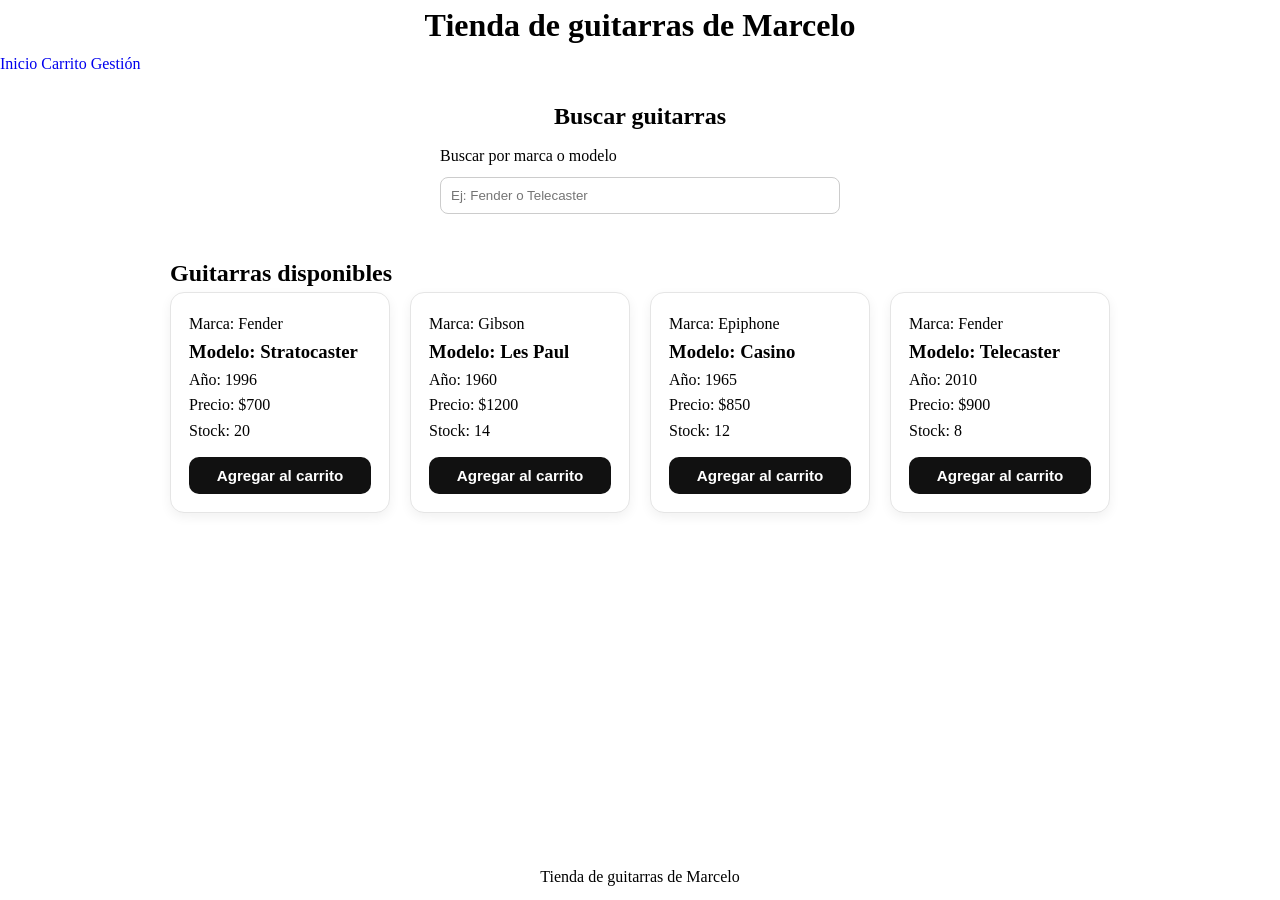
<file: index.html>
<!DOCTYPE html>
<html lang="es">

<head>
    <meta charset="UTF-8">
    <meta name="viewport" content="width=device-width, initial-scale=1.0">
    <title>Tienda de guitarras - Home</title>
    <link rel="stylesheet" href="./css/style.css">
    <script src="./js/main.js" defer></script>
</head>

<body>
    
    <header>
        <h1>Tienda de guitarras de Marcelo</h1>

        <nav>
            <a href="./index.html">Inicio</a>
            <a href="./carrito.html">Carrito</a>
            <a href="./gestion.html">Gestión</a>
        </nav>
    </header>

    <main>

        <section class="seccion-busqueda">
            <h2>Buscar guitarras</h2>

            <label for="busqueda">Buscar por marca o modelo</label>
            <input type="text" id="busqueda" placeholder="Ej: Fender o Telecaster">
        </section>

        <section>
            <h2>Guitarras disponibles</h2>
            <p id="mensaje"></p>
            <div id="contenedor-guitarras" class="productos"></div>
        </section>

        

    </main>

    <footer>
        <p>Tienda de guitarras de Marcelo</p>
    </footer>

</body>

</html>
</file>
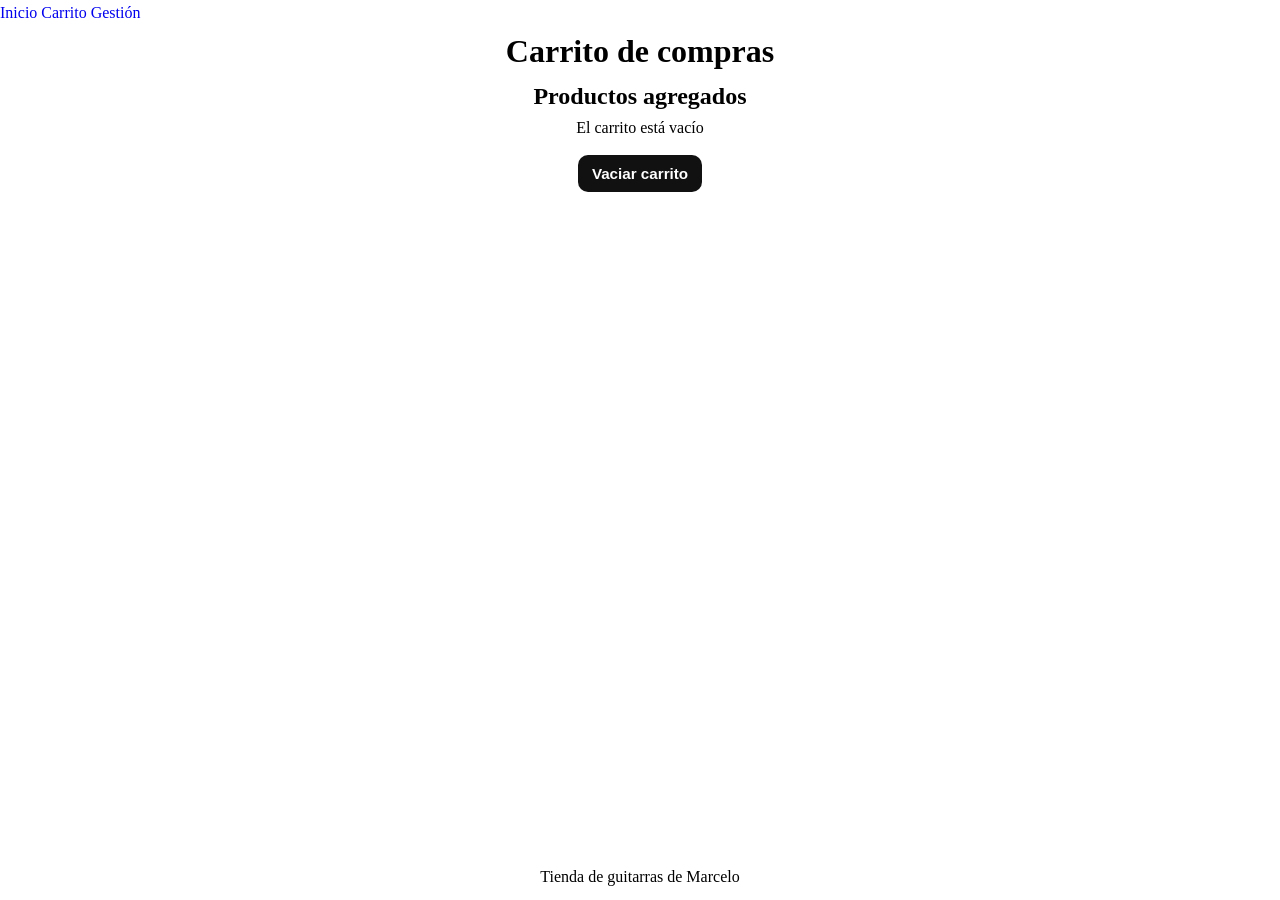
<file: carrito.html>
<!DOCTYPE html>
<html lang="es">

<head>
    <meta charset="UTF-8">
    <meta name="viewport" content="width=device-width, initial-scale=1.0">
    <script src="./js/carrito.js" defer></script>
    <title>Tienda de guitarras - Carrito</title>
    <link rel="stylesheet" href="./css/style.css">
</head>

<body>

    <header>
        <nav>
            <a href="./index.html">Inicio</a>
            <a href="./carrito.html">Carrito</a>
            <a href="./gestion.html">Gestión</a>
        </nav>
    </header>

    <main>

        <h1>Carrito de compras</h1>

        <section>
            <h2>Productos agregados</h2>

            <div id="contenedor-carrito" class="productos"></div>
        </section>

        <section>
            <p id="total-carrito"></p>
        </section>

        <section>
            <button id="vaciar-carrito" class="card-boton">
                Vaciar carrito
            </button>
        </section>

        <section>
            <p id="mensaje"></p>
        </section>

    </main>

    <footer>
        <p>Tienda de guitarras de Marcelo</p>
    </footer>

</body>
</html>
</file>
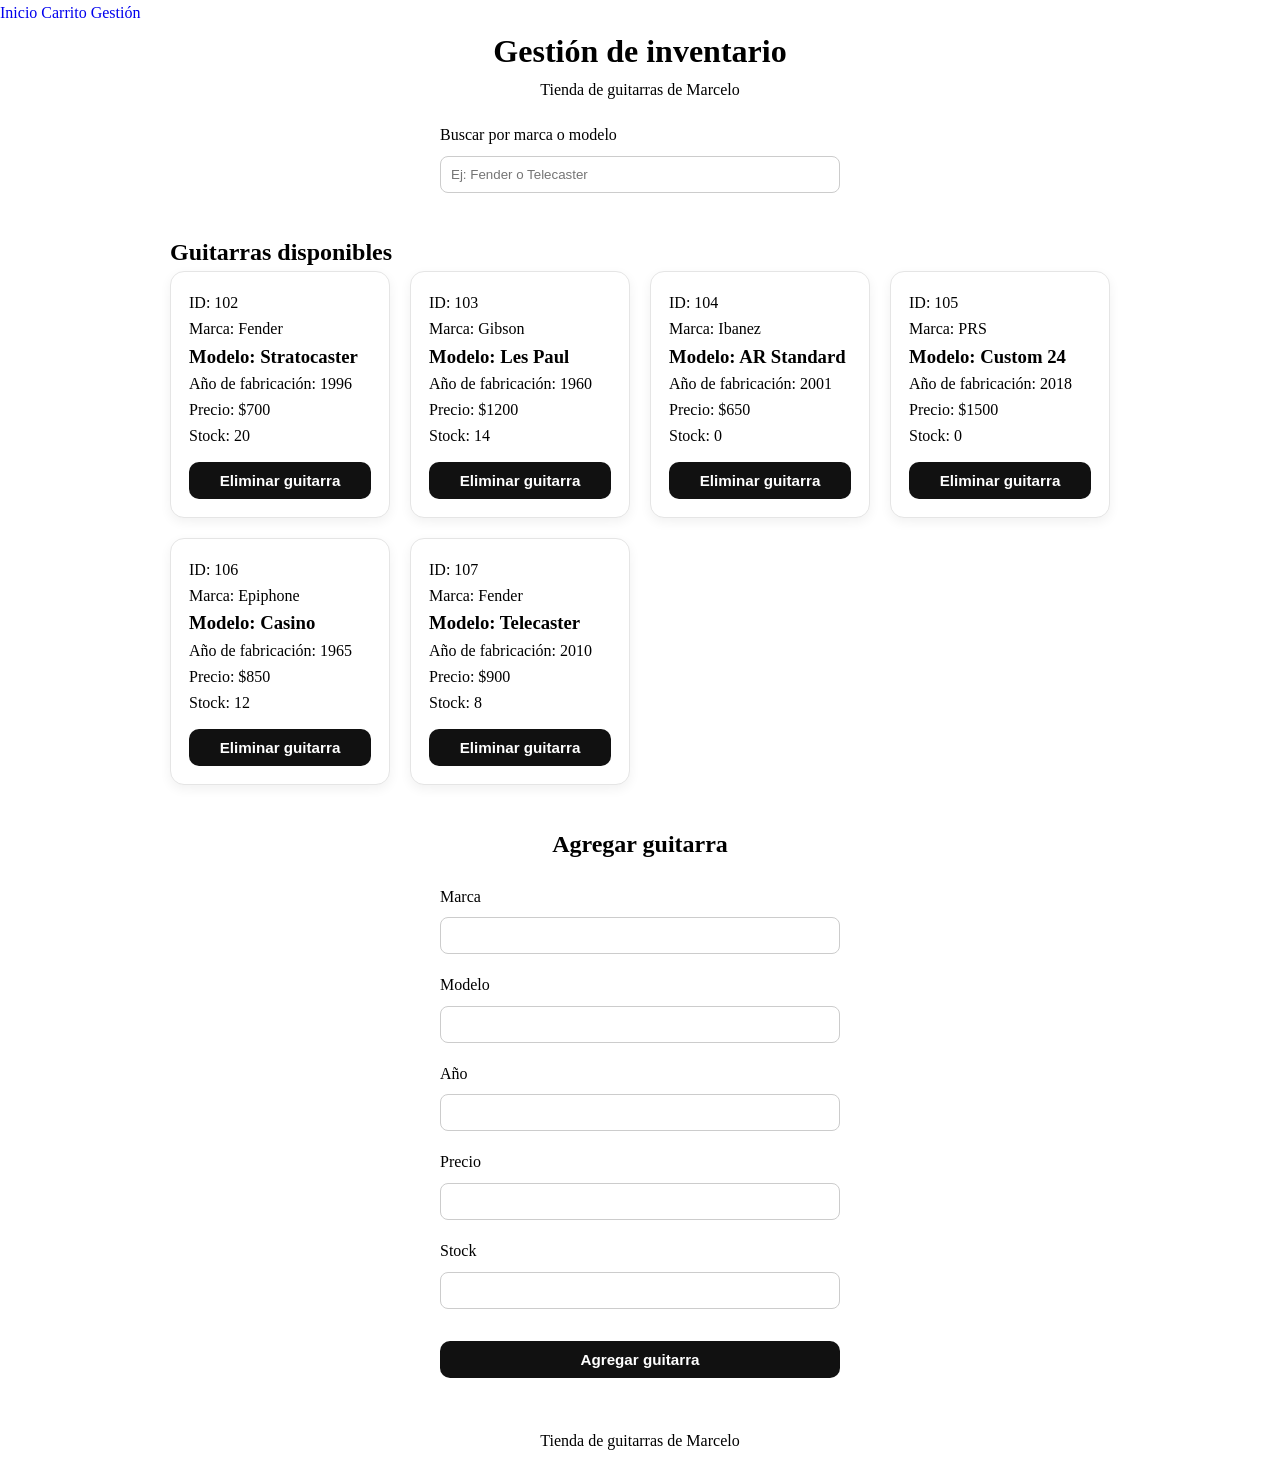
<file: gestion.html>
<!DOCTYPE html>
<html lang="es">

<head>
    <meta charset="UTF-8">
    <meta name="viewport" content="width=device-width, initial-scale=1.0">
    <script src="./js/gestion.js" defer></script>
    <title>Tienda de guitarras - Gestión</title>
    <link rel="stylesheet" href="./css/style.css">
</head>

<body>

    <header>
        <nav>
            <a href="./index.html">Inicio</a>
            <a href="./carrito.html">Carrito</a>
            <a href="./gestion.html">Gestión</a>
        </nav>
    </header>

    <main>
        <h1>Gestión de inventario</h1>
        <p>Tienda de guitarras de Marcelo</p>

        <section class="seccion-busqueda">
            <label for="busqueda">Buscar por marca o modelo</label>
            <input type="text" id="busqueda" placeholder="Ej: Fender o Telecaster">
        </section>

        <section>
            <h2>Guitarras disponibles</h2>

            <div id="contenedor-guitarras" class="productos"></div>
        </section>

        <section class="seccion-formulario">
            <h2>Agregar guitarra</h2>

            <form id="form-agregar-guitarra" class="form-guitarra">

                <label for="input-marca">Marca</label>
                <input type="text" id="input-marca">

                <label for="input-modelo">Modelo</label>
                <input type="text" id="input-modelo">

                <label for="input-anio">Año</label>
                <input type="number" id="input-anio">

                <label for="input-precio">Precio</label>
                <input type="number" id="input-precio">

                <label for="input-stock">Stock</label>
                <input type="number" id="input-stock">

                <button type="submit" class="card-boton">
                    Agregar guitarra
                </button>

            </form>
        </section>

        <section>
            <p id="mensaje"></p>
        </section>
    </main>

    <footer>
        <p>Tienda de guitarras de Marcelo</p>
    </footer>

</body>

</html>
</file>
<file: css/style.css>
* {
  margin: 0;
  padding: 0;
  box-sizing: border-box;
  text-decoration: none;
  list-style-type: none;
}

body {
  line-height: 1.6;
  display: flex;
  flex-direction: column;
  min-height: 100dvh;
}

header h1 {
  text-align: center;
}

header h2 {
  text-align: center;
}

nav ul {
  display: flex;
  justify-content: space-evenly;
}

main {
  flex: 1;
  display: flex;

  align-items: center;
  flex-direction: column;
}

.productos {
  max-width: 90vw;
  display: grid;
  grid-template-columns: repeat(auto-fit, minmax(220px, 1fr));
  gap: 20px;
}

.card {
  background-color: #ffffff;
  border: 1px solid #e5e5e5;
  border-radius: 14px;
  padding: 18px;
  box-shadow: 0 4px 12px rgba(0, 0, 0, 0.06);
  transition:
    transform 0.2s ease,
    box-shadow 0.2s ease;
}

.card-boton {
  width: 100%;
  margin-top: 14px;
  padding: 10px 14px;
  border: none;
  border-radius: 10px;
  background-color: #111;
  color: white;
  font-size: 0.95rem;
  font-weight: 600;
  cursor: pointer;
  transition:
    background-color 0.2s ease,
    transform 0.2s ease;
}

.card-boton:hover {
  background-color: #333;
  transform: translateY(-1px);
}

.card-boton:active {
  transform: translateY(0);
}

.card-boton:disabled {
  background-color: #ccc;
  cursor: not-allowed;
}

.seccion-busqueda {
    width: 100%;
    max-width: 400px;
    margin: 20px auto 40px;
    display: flex;
    flex-direction: column;
    gap: 8px;
}

.seccion-busqueda h2 {
    text-align: center;
}

.seccion-busqueda input {
    padding: 10px;
    border: 1px solid #ccc;
    border-radius: 8px;
}

.seccion-formulario {
    width: 100%;
    max-width: 400px;
    margin: 40px auto;
}

.seccion-formulario h2 {
    text-align: center;
    margin-bottom: 20px;
}

.form-guitarra {
    display: flex;
    flex-direction: column;
    gap: 8px;
}

.form-guitarra input {
    width: 100%;
    padding: 10px;
    border: 1px solid #ccc;
    border-radius: 8px;
    margin-bottom: 10px;
}

footer {
  padding: 10px;
  text-align: center;
}
</file>
